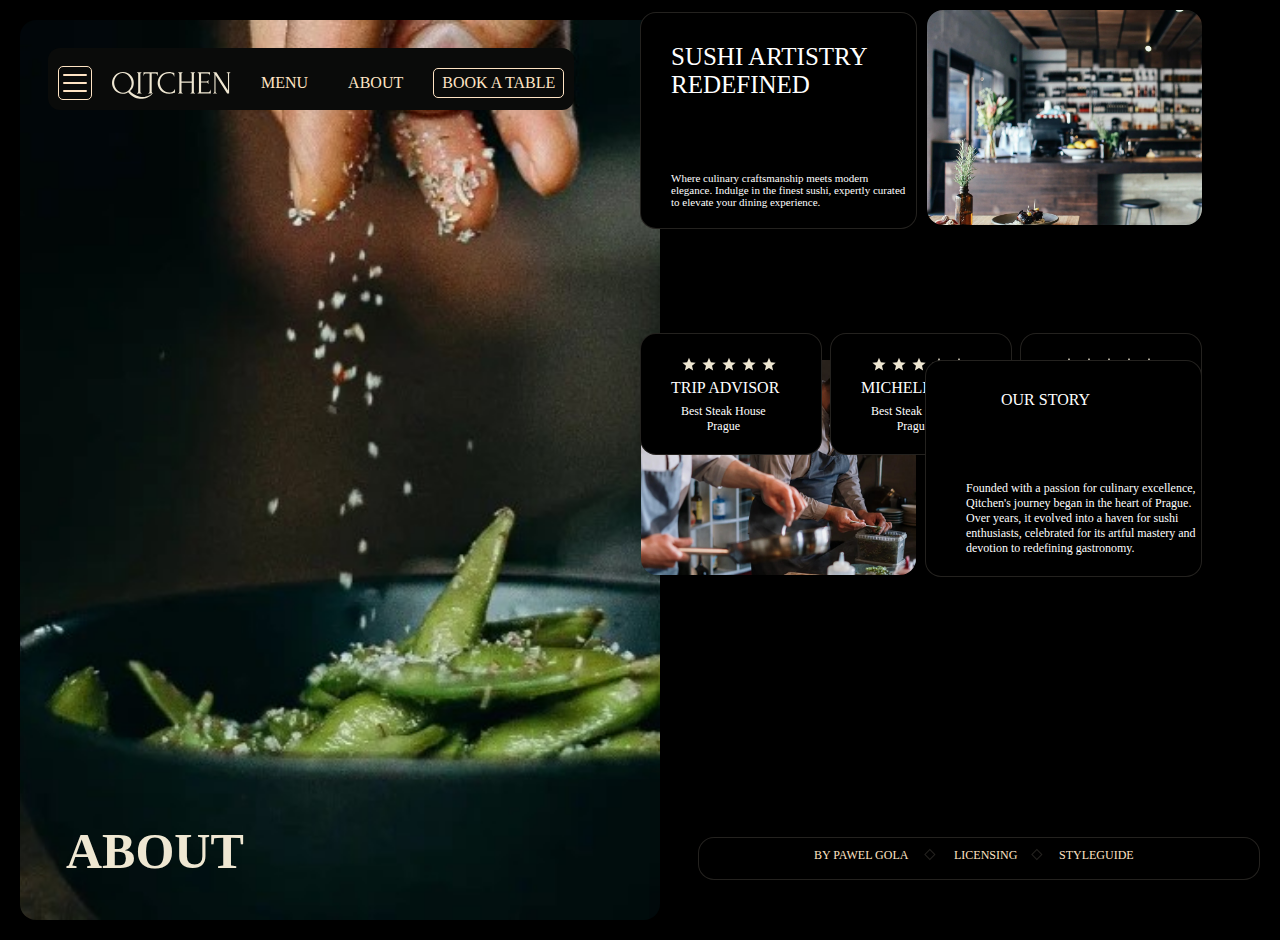
<file: about1.html>
<!DOCTYPE html>
<html lang="en">
<head>
    <meta charset="UTF-8">
    <meta name="viewport" content="width=device-width, initial-scale=1.0">
    <link rel="stylesheet" href="./css/styde2.css">
    <script src="./js/navbar.js"></script>
    <title>Document</title>
</head>
<body>
    <div class="container1">
        <div id='container'>
       <img src="./img/contact5.jpg" alt="rose flower">
       </div>

       <div class="navbar">
        <a href="#all_content" onclick="openNav()"><img src="./img/list.svg" alt="bars" style="border: 1px solid; border-radius: 5px;"></a>
        <a href="index.html"><img src="./img/Logo.svg" alt="Logo" style="border-radius: 0;"></a>
        <a href="menu1.html"><a2>menu</a2></a>
        <a href="about1.html"><a2>about</a2></a>
        <a href="reservation1.html"><a1>book a table</a1></a>
    </div>

    <div id="myNav" class="overlay">
        <a href="javascript:void(0)" class="closebtn" onclick="closeNav()">&times;</a>
        <div class="overlay-content">
            <img id="grid" src="./img/Grid3.svg" alt="">
            <a href="menu1.html">menu</a>
            <a href="reservation1.html">reservation</a>
            <a href="about1.html">about</a>
            <a href="contact1.html">contact</a>
            <a href="blog.html">blog</a>
            <img id="grid" src="./img/Grid3.svg" alt="">
        </div>
    </div>

    </div>
    <div class="class">
        <h1>ABOUT</h1>
    </div>
    <div class="side">
      <a>
        <img id="img01" src="./img/about1.jpg" alt="ourrestaurent">
      </a>
      <a>
        <img id="img02" src="./img/about3.jpg" alt="ourrestaurent">
      </a>
      <div class="text">
        <div class="text2">SUSHI ARTISTRY<br> REDEFINED</div>
        <div class="text3">Where culinary craftsmanship meets modern<br> elegance. Indulge in the finest sushi, expertly curated<br>to elevate your dining experience.</div>
      </div>
      <div class="text4">
        <a>
          <img id="img05" src="./img/Grid.svg" alt="ourrestaurent">
        </a>
        <div class="text5">STAR DINING</div>
        <div class="text51">Best Steak House<br><center>Prague</center></div>
      </div>
      <div class="text6">
        <a>
          <img id="img04" src="./img/Grid.svg" alt="ourrestaurent">
        </a>
        <div class="text7">MICHELIN GUIDE</div>
        <div class="text72">Best Steak House<br><center>Prague</center></div>
      </div>
      <div class="text8">
        <a>
          <img id="img03" src="./img/Grid.svg" alt="ourrestaurent">
        </a>
        <div class="text9">TRIP ADVISOR</div>
        <div class="text92">Best Steak House<br><center>Prague</center></div>
      </div>
      <div class="text10">
        <div class="text11">OUR STORY</div>
        <div class="text112">Founded with a passion for culinary excellence, Qitchen's journey began in the heart of Prague. Over years, it evolved into a haven for sushi enthusiasts, celebrated for its artful mastery and devotion to redefining gastronomy.</div>
      </div>
      <div class="text12">
        <a>
          <img id="img06" src="./img/Icon.svg" alt="ourrestaurent">
        </a>
        <a href="#" class="text14">By Pawel Gola</a>
        <a>
          <img id="img07" src="./img/Icon.svg" alt="ourrestaurent">
        </a>
        <a href="#" class="text15">Licensing</a>
        <a href="#" class="text16">Styleguide</a>
      </div>
    </div>
</body>
</html>
</file>
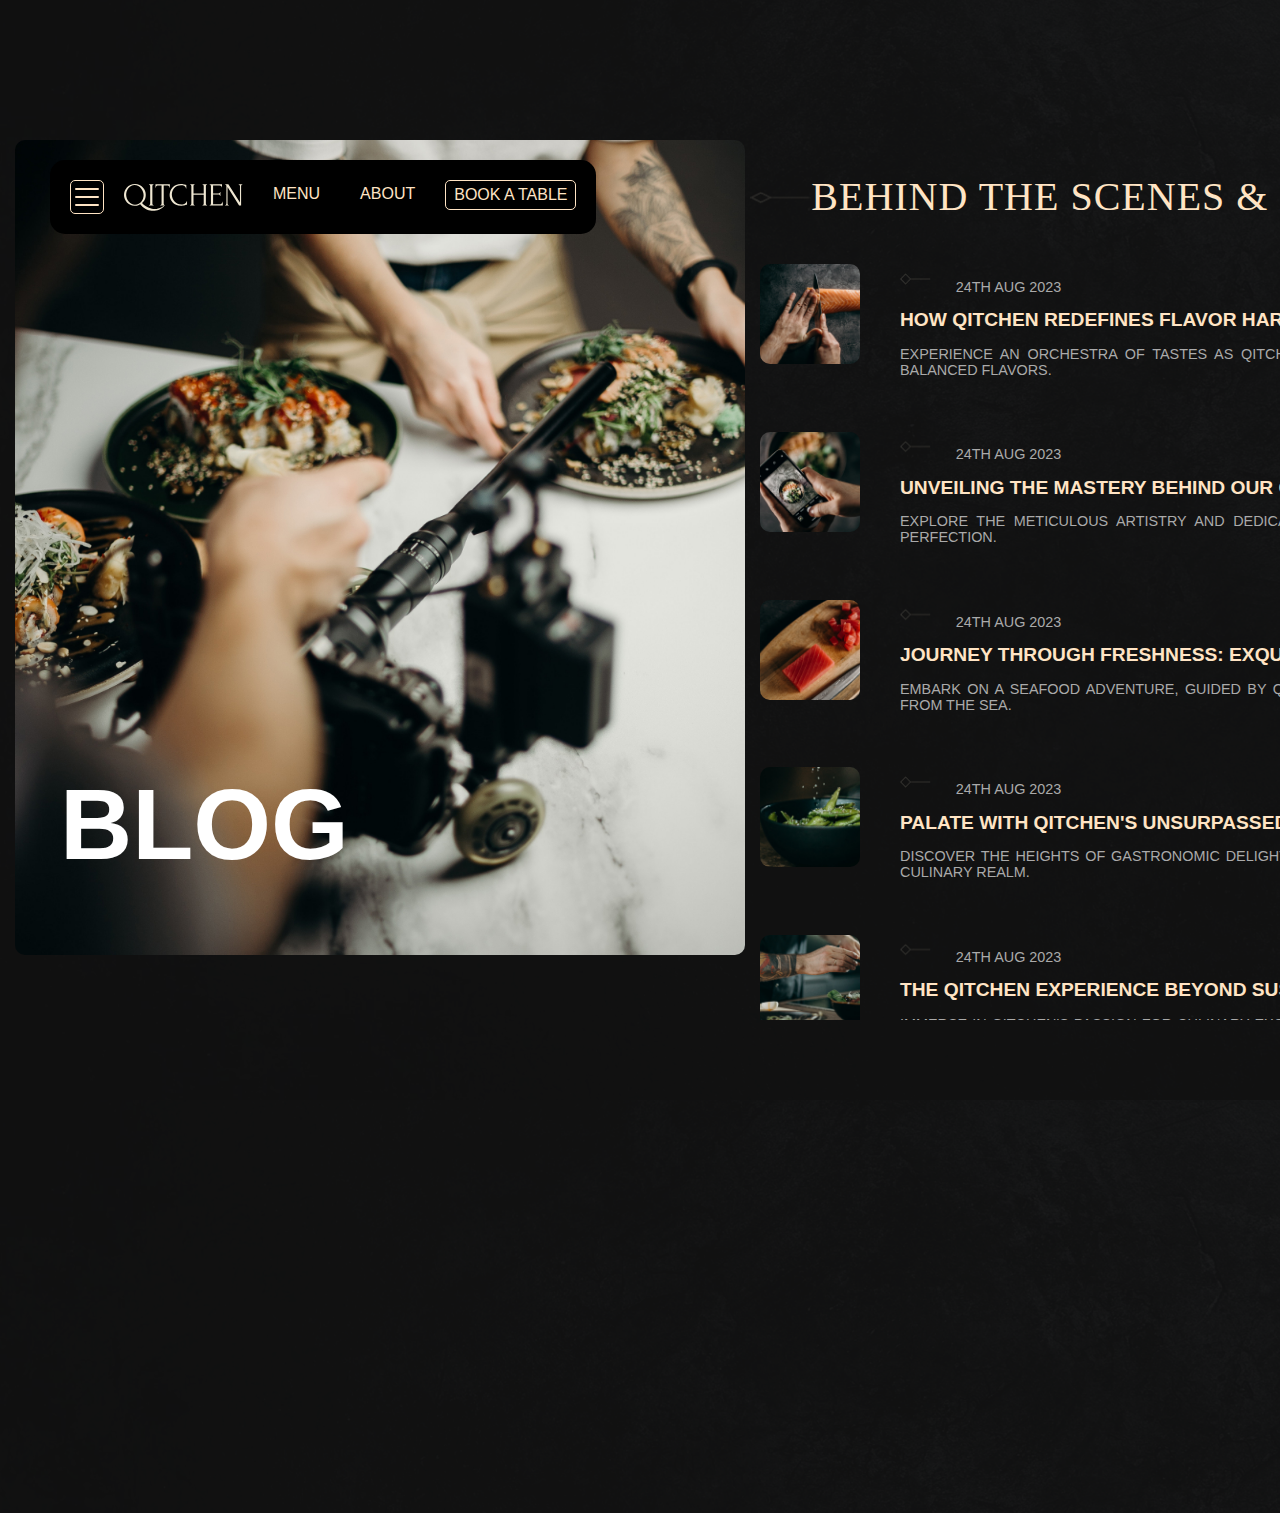
<file: blog.html>
<!DOCTYPE html>
<html lang="en">
<head>
    <meta charset="UTF-8">
    <meta name="viewport" content="width=device-width, initial-scale=1.0">
    <title>Qitchen Blog</title>
    <link rel="stylesheet" href="./css/web.css">
    <script src="./js/navbar.js"></script>
    <link rel="stylesheet" href="https://cdnjs.cloudflare.com/ajax/libs/font-awesome/4.7.0/css/font-awesome.min.css">
</head>
<body>
    <div class="containers">
        <div class="navbar">
            <a href="#all_content" onclick="openNav()"><img src="./img/list.svg" alt="bars" style="border: 1px solid; border-radius: 5px;"></a>
            <a href="index.html"><img src="./img/Logo.svg" alt="Logo" style="border-radius: 0;"></a>
            <a href="menu1.html"><a2>menu</a2></a>
            <a href="about1.html"><a2>about</a2></a>
            <a href="reservation1.html"><a1>book a table</a1></a>
        </div>

        <div id="myNav" class="overlay">
            <a href="javascript:void(0)" class="closebtn" onclick="closeNav()">&times;</a>
            <div class="overlay-content">
                <img id="grid" src="./img/Grid3.svg" alt="">
                <a href="menu1.html">menu</a>
                <a href="reservation1.html">reservation</a>
                <a href="about1.html">about</a>
                <a href="contact1.html">contact</a>
                <a href="blog.html">blog</a>
                <img id="grid" src="./img/Grid3.svg" alt="">
            </div>
        </div>
        <div class="containers">
            <div class="blog-section">
                <div class="blog-header">
                </div>
                <div class="blog-image">
                    <img id="id2" src="./img/Image (1).jpg" alt="Blog image">
                </div>
                <h1 class="text">BLOG</h1>
            </div>
            <div class="news-section">  
                <div class="header-container">
                    <img src="./img/Grid.png" alt="grid" style="width: 61.31px; height: 25.31px;">
                    <h2 class="header-text">BEHIND THE SCENES & LATEST NEWS</h2>
                    <img src="./img/Grid (1).png" alt="grid" style="width: 61.31px; height: 25.31px;">
                </div>
                <div class="news-item">
                    <a href="blog1.html"><img src="./img/Image.jpg" alt="News image 1"></a>
                    <div class="news-content">
                        <a href="blog1.html" style="display: inline-block;"><img src="./img/Grid.png" alt="grid" style="width: 31.31px; height: 25.31px;">
                        <p style="display: inline-block;">24th Aug 2023</p>
                        <h3>How Qitchen Redefines Flavor Harmony in Every Bite</h3>
                        <p>Experience an orchestra of tastes as Qitchen's sushi unveils a symphony of perfectly balanced flavors.</p></a>
                    </div>
                </div>
                <div class="news-item">
                    <a href="blog2.html"><img src="./img/Image Wrapper.jpg" alt="News image 2"></a>
                    <div class="news-content">
                        <a href="blog2.html" style="display: inline-block;"><img src="./img/Grid.png" alt="grid" style="width: 31.31px; height: 25.31px;">
                        <p style="display: inline-block;">24th Aug 2023</p>
                        <h3>Unveiling the Mastery Behind Our Culinary Craftsmanship</h3>
                        <p>Explore the meticulous artistry and dedication that create Qitchen's renowned sushi perfection.</p></a>
                    </div>
                </div>
                <div class="news-item">
                    <a href="blog3.html"><img src="./img/pexels-cottonbro-studio-3296392 1.jpg" alt="News image 3"></a>
                    <div class="news-content">
                        <a href="blog3.html" style="display: inline-block;"><img src="./img/Grid.png" alt="grid" style="width: 31.31px; height: 25.31px;">
                        <p style="display: inline-block;">24th Aug 2023</p>
                        <h3>Journey Through Freshness: Exquisite Sushi Selection</h3>
                        <p>Embark on a seafood adventure, guided by Qitchen's fresh and exquisite sushi creations from the sea.</p></a>
                    </div>
                </div>
                <div class="news-item">
                    <a href="blog4.html"><img src="./img/pexels-cottonbro-studio-3338497 2.jpg" alt="News image 4"></a>
                    <div class="news-content">
                        <a href="blog4.html" style="display: inline-block;"><img src="./img/Grid.png" alt="grid" style="width: 31.31px; height: 25.31px;">
                        <p style="display: inline-block;">24th Aug 2023</p>
                        <h3>Palate with Qitchen's Unsurpassed Sushi Delicacies</h3>
                        <p>Discover the heights of gastronomic delight as Qitchen's sushi transports you to a new culinary realm.</p></a>
                    </div>
                </div>
                <div class="news-item">
                    <a href="blog5.html"><img src="./img/pexels-cottonbro-studio-3298641 2.jpg" alt="News image 5"></a>
                    <div class="news-content">
                        <a href="blog5.html" style="display: inline-block;"><img src="./img/Grid.png" alt="grid" style="width: 31.31px; height: 25.31px;">
                        <p style="display: inline-block;">24th Aug 2023</p>
                        <h3>The Qitchen Experience Beyond Sushi</h3>
                        <p>Immerse in Qitchen's passion for culinary excellence, where sushi is more than a dish—it's an experience.</p></a>
                    </div>
                </div>
                    <img src="./img/Footer.png" alt="News image 6">
            </div>
        </div>
    </div>
</body>
</html>
</file>
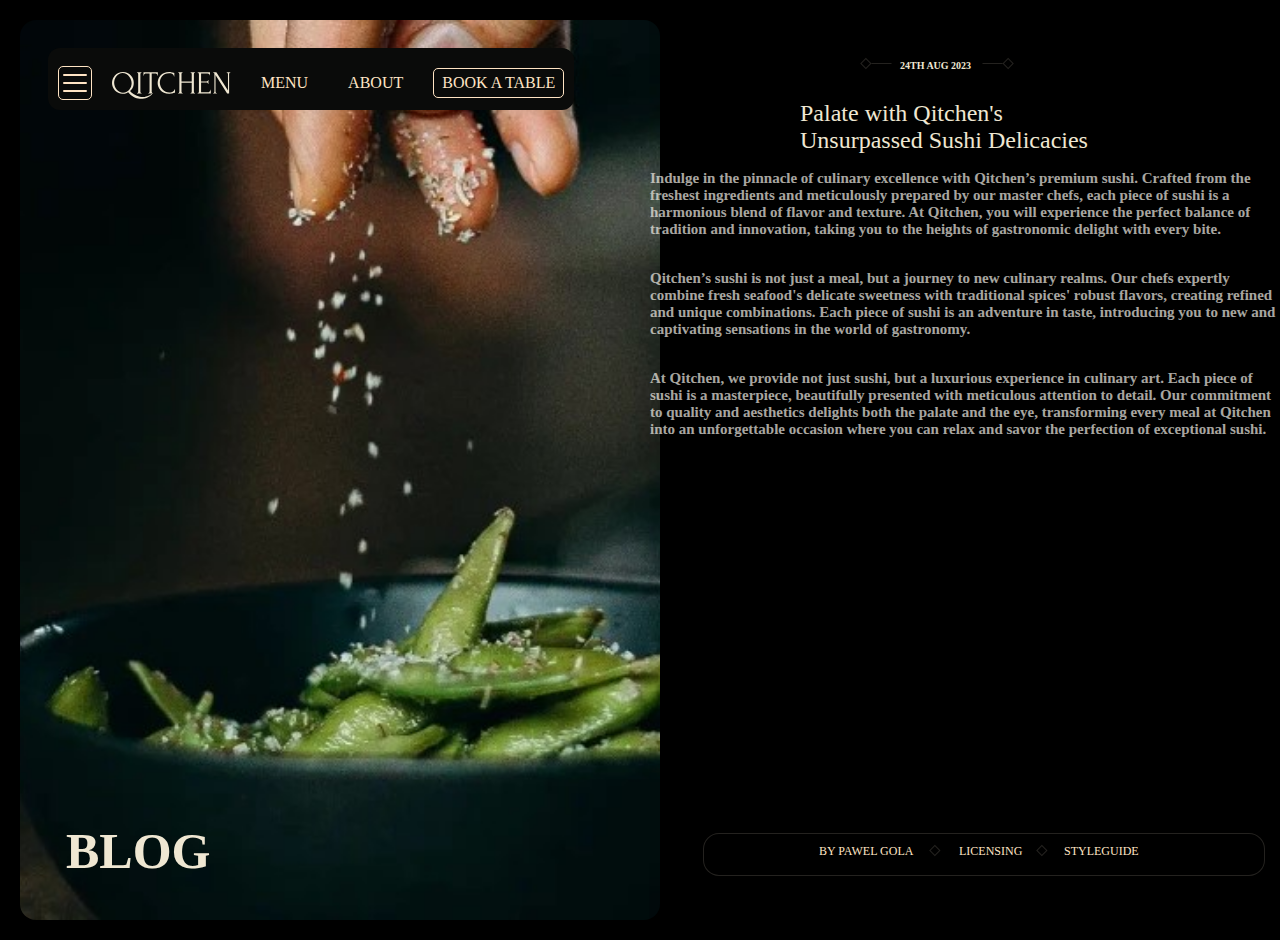
<file: blog4.html>
<!DOCTYPE html>
<html lang="en">
<head>
    <meta charset="UTF-8">
    <meta name="viewport" content="width=device-width, initial-scale=1.0">
    <link rel="stylesheet" href="./css/styde4.css">
    <script src="./js/navbar.js"></script>
    <title>Document</title>
</head>
<body>
    <div class="container1">
        <div id='container'>
       <img src="./img/contact5.jpg" alt="rose flower">
       </div>
       <div class="navbar">
        <a href="#all_content" onclick="openNav()"><img src="./img/list.svg" alt="bars" style="border: 1px solid; border-radius: 5px;"></a>
        <a href="index.html"><img src="./img/Logo.svg" alt="Logo" style="border-radius: 0;"></a>
        <a href="menu1.html"><a2>menu</a2></a>
        <a href="about1.html"><a2>about</a2></a>
        <a href="reservation1.html"><a1>book a table</a1></a>
    </div>

    <div id="myNav" class="overlay">
        <a href="javascript:void(0)" class="closebtn" onclick="closeNav()">&times;</a>
        <div class="overlay-content">
            <img id="grid" src="./img/Grid3.svg" alt="">
            <a href="menu1.html">menu</a>
            <a href="reservation1.html">reservation</a>
            <a href="about1.html">about</a>
            <a href="contact1.html">contact</a>
            <a href="blog.html">blog</a>
            <img id="grid" src="./img/Grid3.svg" alt="">
        </div>
    </div>
    </div>
    <div class="class">
        <h1>BLOG</h1>
    </div>
    <div class="text1"> Palate with Qitchen's<br> Unsurpassed Sushi Delicacies</div>
    <div class="class2">
        <a>
            <img id="img01" src="./img/eeee.svg" alt="ourrestaurent">
            <img id="img02" src="./img/eeee.svg" alt="ourrestaurent">

        </a>
        <h1 class="text2">24TH AUG 2023</h1>
        <h1 class="text3">Indulge in the pinnacle of culinary excellence with Qitchen’s premium sushi. Crafted from the freshest ingredients and meticulously prepared by our master chefs, each piece of sushi is a harmonious blend of flavor and texture. At Qitchen, you will experience the perfect balance of tradition and innovation, taking you to the heights of gastronomic delight with every bite.
        </h1>
        <h1 class="text4">Qitchen’s sushi is not just a meal, but a journey to new culinary realms. Our chefs expertly combine fresh seafood's delicate sweetness with traditional spices' robust flavors, creating refined and unique combinations. Each piece of sushi is an adventure in taste, introducing you to new and captivating sensations in the world of gastronomy.</h1>
         <h1 class="text5">At Qitchen, we provide not just sushi, but a luxurious experience in culinary art. Each piece of sushi is a masterpiece, beautifully presented with meticulous attention to detail. Our commitment to quality and aesthetics delights both the palate and the eye, transforming every meal at Qitchen into an unforgettable occasion where you can relax and savor the perfection of exceptional sushi.
        </h1>
    </div>
    <div class="text12">
        <a>
          <img id="img06" src="./img/Icon.svg" alt="ourrestaurent">
        </a>
        <a href="#" class="text14">By Pawel Gola</a>
        <a>
          <img id="img07" src="./img/Icon.svg" alt="ourrestaurent">
        </a>
        <a href="#" class="text15">Licensing</a>
        <a href="#" class="text16">Styleguide</a>
      </div>
</body>
</html>
</file>
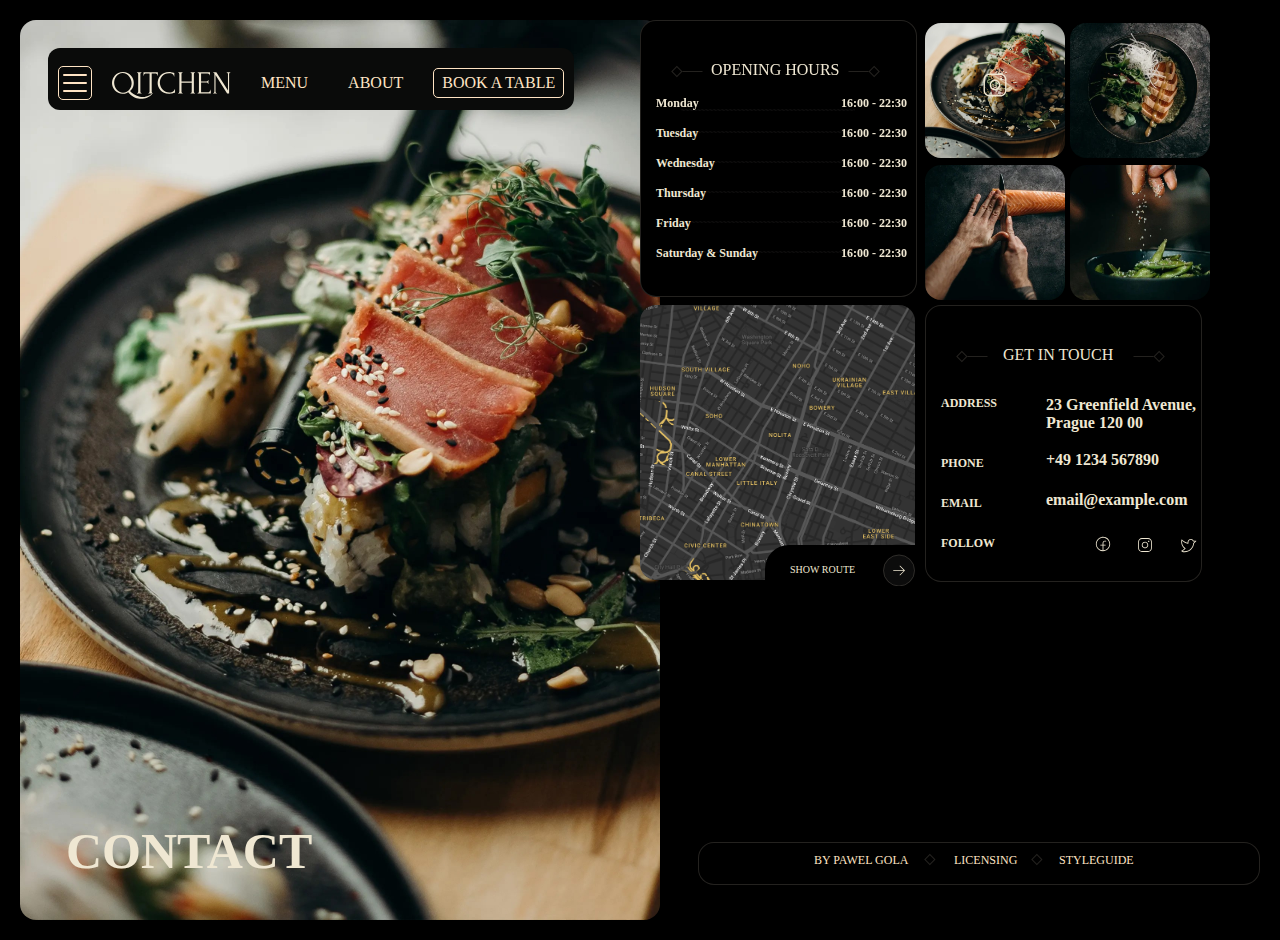
<file: contact1.html>
<!DOCTYPE html>
<html lang="en">
<head>
    <meta charset="UTF-8">
    <meta name="viewport" content="width=device-width, initial-scale=1.0">
    <link rel="stylesheet" href="./css/styde3.css">
    <script src="./js/navbar.js"></script>
    <title>Document</title>
</head>
<body>
    <div class="container1">
        <div id='container'>
       <img src="./img/contact1.jpg" alt="rose flower">
       </div>
       <div class="navbar">
        <a href="#all_content" onclick="openNav()"><img src="./img/list.svg" alt="bars" style="border: 1px solid; border-radius: 5px;"></a>
        <a href="index.html"><img src="./img/Logo.svg" alt="Logo" style="border-radius: 0;"></a>
        <a href="menu1.html"><a2>menu</a2></a>
        <a href="about1.html"><a2>about</a2></a>
        <a href="reservation1.html"><a1>book a table</a1></a>
    </div>

    <div id="myNav" class="overlay">
        <a href="javascript:void(0)" class="closebtn" onclick="closeNav()">&times;</a>
        <div class="overlay-content">
            <img id="grid" src="./img/Grid3.svg" alt="">
            <a href="menu1.html">menu</a>
            <a href="reservation1.html">reservation</a>
            <a href="about1.html">about</a>
            <a href="contact1.html">contact</a>
            <a href="blog.html">blog</a>
            <img id="grid" src="./img/Grid3.svg" alt="">
        </div>
    </div>
    </div>
    <div class="class">
        <h1>CONTACT</h1>
    </div>
    <a>
        <img id="img01" src="./img/contact1.jpg" alt="ourrestaurent">
        <img id="img0" src="./img/ph_instagram-logo-light.svg" alt="ourrestaurent">
      </a>
      <a>
        <img id="img02" src="./img/contact3.jpg" alt="ourrestaurent">
      </a>
      <a>
        <img id="img03" src="./img/contact2.jpg" alt="ourrestaurent">
      </a>
      <a>
        <img id="img04" src="./img/contact5.jpg" alt="ourrestaurent">
      </a>
      <a>
        <img id="img05" src="./img/7bb30f20d31d9e00d78f0d485d853a7e.png" alt="ourrestaurent">
      </a>
    <div class="text">
        <a>
            <img id="img001" src="./img/eeee.svg" alt="ourrestaurent">
          </a>
        <a class="text2">Opening Hours</a>
        <a>
            <img id="img002" src="./img/eeee.svg" alt="ourrestaurent">
          </a>
          <div>
            <h1 class="h1">Monday</h1>
            <h1 class="h3">Tuesday</h1>
            <h1 class="h5">Wednesday</h1>
            <h1 class="h7">Thursday</h1>
            <h1 class="h9">Friday</h1>
            <h1 class="h11">Saturday & Sunday</h1>
          </div>
          <a>
            <img id="img003" src="./img/Dots.svg" alt="ourrestaurent">
            <img id="img004" src="./img/Dots.svg" alt="ourrestaurent">
            <img id="img005" src="./img/Dots.svg" alt="ourrestaurent">
            <img id="img006" src="./img/Dots.svg" alt="ourrestaurent">
            <img id="img007" src="./img/Dots.svg" alt="ourrestaurent">
            <img id="img008" src="./img/Dots.svg" alt="ourrestaurent">

          </a>
          <h1 class="h2">16:00 - 22:30</h1>
          <h1 class="h4">16:00 - 22:30</h1>
          <h1 class="h6">16:00 - 22:30</h1>
          <h1 class="h8">16:00 - 22:30</h1>
          <h1 class="h10">16:00 - 22:30</h1>
          <h1 class="h12">16:00 - 22:30</h1>
        </div>
          
      <div class="text7">
        <a>
          <img id="img0001" src="./img/eeee.svg" alt="ourrestaurent">
        </a>
        <a  class="text8">Get in touch</a>
        <a>
          <img id="img0002" src="./img/eeee.svg" alt="ourrestaurent">
        </a>
        <div>
          <h1 class="h111">ADDRESS</h1>
          <h1 class="h33">PHONE</h1>
          <h1 class="h55">EMAIL</h1>
          <h1 class="h77">FOLLOW</h1>
          <h1 class="h22">23 Greenfield Avenue,<br>Prague 120 00</h1>
          <h1 class="h44">+49 1234 567890</h1>
          <h1 class="h66">email@example.com</h1>
        <a>
          <img id="img0003" src="./img/Vector.svg" alt="ourrestaurent">
        </a>
        <a>
          <img id="img0004" src="./img/vector2.svg" alt="ourrestaurent">
        </a>   
        <a>
          <img id="img0005" src="./img/vector3.svg" alt="ourrestaurent">
        </a>
        </div>
      </div>
      <div class="text12">
        <a>
          <img id="img06" src="./img/Icon.svg" alt="ourrestaurent">
        </a>
        <a href="#" class="text14">By Pawel Gola</a>
        <a>
          <img id="img07" src="./img/Icon.svg" alt="ourrestaurent">
        </a>
        <a href="#" class="text15">Licensing</a>
        <a href="#" class="text16">Styleguide</a>
      </div>
      <div class="hhh1">
        <a class="hhh2">Show Route</a>
        <a>
            <img id="img09" src="./img/Badge.svg" alt="ourrestaurent">
        </a>
      </div>
    
</body>
</html>
</file>
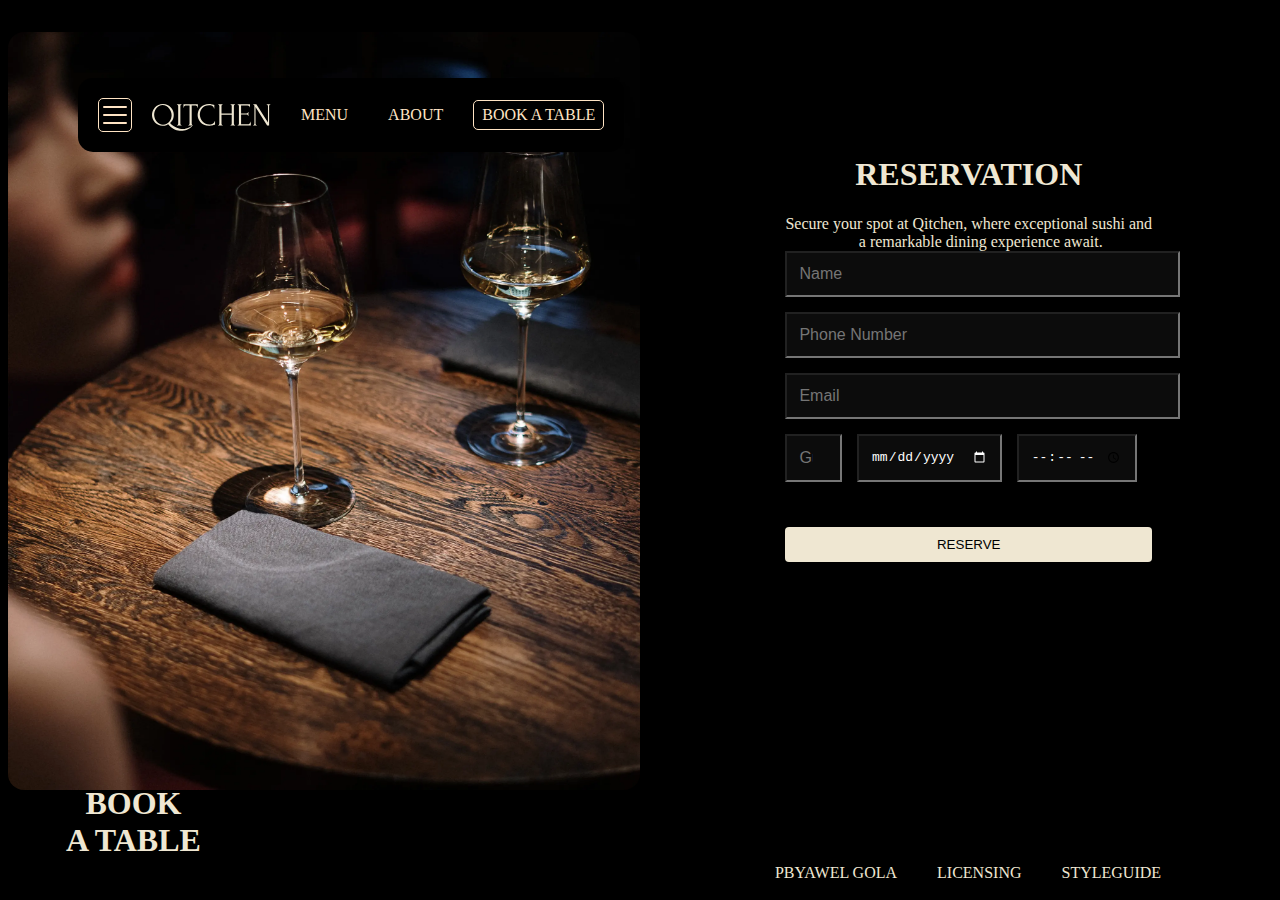
<file: reservation1.html>
<!DOCTYPE html>
<html lang="en">
<head>
    <meta charset="UTF-8">
    <meta name="viewport" content="width=device-width, initial-scale=1.0">
    <title>Document</title>
    <link rel="stylesheet" href="./css/styde.css">
    <script src="./js/navbar.js"></script>
    <script src="./js/validate.js"></script>

</head>
<div> <img src="./img/reservation.jpg" width="50%"></div>
<body>
    <div class="class">
        <h1>BOOK<br>A TABLE</h1>
    </div>
    <div class="navbar">
        <a href="#all_content" onclick="openNav()"><img src="./img/list.svg" alt="bars" style="border: 1px solid; border-radius: 5px;"></a>
        <a href="index.html"><img src="./img/Logo.svg" alt="Logo" style="border-radius: 0;"></a>
        <a href="menu1.html"><a2>menu</a2></a>
        <a href="about1.html"><a2>about</a2></a>
        <a href="reservation1.html"><a1>book a table</a1></a>
    </div>

    <div id="myNav" class="overlay">
        <a href="javascript:void(0)" class="closebtn" onclick="closeNav()">&times;</a>
        <div class="overlay-content">
            <img id="grid" src="./img/Grid3.svg" alt="">
            <a href="menu1.html">menu</a>
            <a href="reservation1.html">reservation</a>
            <a href="about1.html">about</a>
            <a href="contact1.html">contact</a>
            <a href="blog.html">blog</a>
            <img id="grid" src="./img/Grid3.svg" alt="">
        </div>
    </div>
    <div class="class2">
        <h1>RESERVATION</h1>
        <b1 class="class3">Secure your spot at Qitchen, where exceptional sushi and <br>
            <center>a remarkable dining experience await.</center></b1>
            <form id="reservation-form">
                <input type="text" id="name" name="name" placeholder="Name" required>
                <input type="tel" id="phone" name="phone" placeholder="Phone Number" required>
                <input type="email" id="email" name="email" placeholder="Email" required>
                <div class="row">
                    <input type="number" id="guests" name="guests" placeholder="Guests" min="1" required>
                    <input type="date" id="date" name="date" placeholder="Date" required>
                    <input type="time" id="time" name="time" placeholder="Time" required>

                </div>
                <button type="submit">RESERVE</button>
            </form>
    </div>
    <nav class="navbar2">
        </div> 
        <div class="tag">
            <ul>
                <li><a href="#"> PByawel Gola</a></li>
                <li><a href="#">Licensing</a></li>
                <li><a href="#"><p2>styleguide</p2></a></li>
            </ul>
        </div>
        </nav>
    
</body>
</html>
</file>
<file: css/styde2.css>
body{
    background: black;
    color: bisque;
}
.container1{
    position: absolute;
    padding: 20px 0px 20px 20px;
    /* top: 50px; */
    width: 100%;
    height: 100%;
    display: block;
}
*{
    margin: 0;
    padding: 0;
}
.navbar{
    background: #0A0B0A;
    display: flex;
    align-items: center;
    position: absolute; /* Đặt thanh tác vụ ở vị trí tuyệt đối */
    top: 48px;
    left: 48px;
    padding: 8px 0px 0px 0px;
    border-radius: 12px;
}
a1{
    border: bisque solid 1px;
    border-radius: 5px;
    padding: 5px 8px;
}
a2{
    /* border: black solid 1px;
    border-radius: 5px;*/
    padding: 5px 10px; 
}
a{
    text-decoration: none;
    /* background: black; */
    padding: 10px 10px;
    color: bisque;
    text-transform: uppercase;
    text-align: center;
    display: flex;
    float: left;
    border-style: none;
    gap: 10px;
}
a:hover{
    opacity: 0.5;
    transition: 0,7s;
}
img{
    width: 100%;
    height: 100%;
    position: relative;
    object-fit: cover;
    display: block;
}
#container{
    border-radius: 16px;
    overflow: hidden;
    position: relative;
    /* object-fit: cover; */
    width: 50%;
    height: 100%;
    /* max-height: 727.2px; */
}
.class {
    color: #EFE7D2;
    position: absolute;
    bottom: 20px;
    left: 66px;
    font-size:25px;
}
#img01{
    width: 275px;
    height: 215px;
    border-radius: 16px;
    margin-top: 0px;
    left: 917px;
}
#img02{
    width: 275px;
    height: 215px;
    border-radius: 16px;
    bottom: -350px;
    left:336px;
}
.text{
    position: absolute;
  top: 12px; /* Khoảng cách từ phía trên của màn hình */
  left: 640px; /* Khoảng cách từ phải qua trái của màn hình */
  width: 275px;
    height: 215px; /* Chiều cao của ô vuông */
  background-color: #000; /* Màu nền */
  color: #fff; /* Màu chữ */
  justify-content: center; /* Căn giữa theo chiều ngang */
  align-items: center; /* Căn giữa theo chiều dọc */
  border-radius: 16px; /* Bo tròn góc */
  border: 1px solid rgba(239, 231, 210, 0.15); /* Viền bo màu vàng */
}
.text2{
    position: absolute;
    font-size:25px;
    top: 30px;
    left: 30px;
}
.text3{
    position: absolute;
    font-size: 11px;
    left: 30px;
    bottom: 20px;
}
.text4{
    position: absolute;
    top: 37%;
  left: 1020px;
    width: 180px; /* Chiều rộng của ô vuông */
    height: 120px; /* Chiều cao của ô vuông */
    background-color: #000; /* Màu nền */
    color: #fff; /* Màu chữ */
    justify-content: center; /* Căn giữa theo chiều ngang */
    align-items: center; /* Căn giữa theo chiều dọc */
    border-radius: 16px; /* Bo tròn góc */
    border: 1px solid rgba(239, 231, 210, 0.15); /* Viền bo màu vàng */
  }

.text5{
    position: absolute;
    font-size:16px;
    top: 45px;
    left: 30px;
}
.text51{
    position: absolute;
    font-size:12px;
    left:40px;
    bottom: 20px;
    
}
.text6{
    position: absolute;
    top: 37%;
    left: 830px;
    width: 180px; /* Chiều rộng của ô vuông */
    height: 120px; /* Chiều cao của ô vuông */
    background-color: #000; /* Màu nền */
    color: #fff; /* Màu chữ */
    justify-content: center; /* Căn giữa theo chiều ngang */
    align-items: center; /* Căn giữa theo chiều dọc */
    border-radius: 16px; /* Bo tròn góc */
    border: 1px solid rgba(239, 231, 210, 0.15); /* Viền bo màu vàng */
  }
  .text7{
    position: absolute;
    font-size:16px;
    top: 45px;
    left: 30px;
}
.text72{
    position: absolute;
    font-size:12px;
    left:40px;
    bottom: 20px;
}
.text8{
    position: absolute;
    top: 37%;
    left: 640px;
    width: 180px; /* Chiều rộng của ô vuông */
    height: 120px;/* Chiều cao của ô vuông */
    background-color: #000; /* Màu nền */
    color: #fff; /* Màu chữ */
    justify-content: center; /* Căn giữa theo chiều ngang */
    align-items: center; /* Căn giữa theo chiều dọc */
    border-radius: 16px; /* Bo tròn góc */
    border: 1px solid rgba(239, 231, 210, 0.15); /* Viền bo màu vàng */
  }
.text9{
    position: absolute;
    font-size:16px;
    top: 45px;
    left: 30px;
}
  .text92{
    position: absolute;
    font-size:12px;
    left:40px;
    bottom: 20px;
}
.text10{
    position: absolute;
    top:360px;
    left: 925px;
    width: 275px;
    height: 215px;
    background-color: #000; /* Màu nền */
    color: #fff; /* Màu chữ */
    justify-content: center; /* Căn giữa theo chiều ngang */
    align-items: center; /* Căn giữa theo chiều dọc */
    border-radius: 16px; /* Bo tròn góc */
    border: 1px solid rgba(239, 231, 210, 0.15); /* Viền bo màu vàng */
}
.text11{
    position: absolute;
    font-size:16px;
    top: 30px;
    left:75px;
}
.text112{
    position: absolute;
    font-size:12px;
    left:40px;
    bottom: 20px;
    
}
.text12{
    position: absolute;
   top: 93%;
   right: 20px;
   width: 560px;
   height: 41px;
   background-color: #000; /* Màu nền */
   color: #fff; /* Màu chữ */
   justify-content: center; /* Căn giữa theo chiều ngang */
   align-items: center; /* Căn giữa theo chiều dọc */
   border-radius: 16px; /* Bo tròn góc */
   border: 1px solid rgba(239, 231, 210, 0.15); /* Viền bo màu vàng */
 }
.text14{
    position: absolute;
    font-size:12px;
    left:105px;
    
}
.text15{
    position: absolute;
    font-size:12px;
    left:245px;
    
}
.text16{
    position: absolute;
    font-size:12px;
    left:350px;

    
}
#img03{
    top: 5px;
    left:30px;
}
#img04{
    top: 5px;
    left:30px;
}
#img05{
    top: 5px;
    left:30px;
}
#img06{
    left: 215px;
}
#img07{
    left: 290px;
}
#grid{
    position: relative;
    width: 3%;
    align-self: center;
}

.overlay {
    height: 0%;
    width: 100%;
    position: fixed;
    z-index: 2;
    top: 0;
    left: 0;
    background-color: rgb(0,0,0);
    /* background-color: rgba(0,0,0, 0.9); */
    overflow-y: hidden;
    transition: 0.5s;
}
  
.overlay-content {
    border: 1px #efe7d2 solid;
    border-radius: 20px;
    position: relative;
    display: flex;
    flex-direction: column;
    left: 2%;
    width: 96%;
    text-align: center;
    margin-top: 30px;
    padding: 150px 0 180px 0;
}
  
.overlay a {
    padding: 8px;
    text-decoration: none;
    font-size: 36px;
    color: #efe7d2;
    display: block;
    transition: 0.3s;
}
  
.overlay a:hover, .overlay a:focus {
    color: #f1f1f1;
}
  
.overlay .closebtn {
    position: absolute;
    z-index: 1;
    top: 20px;
    right: 45px;
    font-size: 60px;
}
  
@media screen and (max-height: 450px) {
    .overlay {overflow-y: auto;}
    .overlay a {font-size: 20px}
    .overlay .closebtn {
    font-size: 40px;
    top: 15px;
    right: 35px;
    }
}
</file>
<file: css/web.css>
body {
    margin: 0;
    padding: 0;
    font-family: 'Arial', sans-serif;
    background-color: #111;
    color: #fff;
    background-image: url("../img/Image.png");
}

.banner{
    width: Hug (453.31px)px;
    height: Hug (57px)px;
    top: 48px;
    left: 48px;
    padding: 8px 0px 0px 0px;
    gap: 12px;
    border-radius: 12px 0px 0px 0px;
    opacity: 0px;
}
.container{
    position: absolute;
    padding: 20px 0px 20px 20px;
    /* top: 50px; */
    width: 100%;
    height: 100%;
    display: block;
}
.navbar{
    position:absolute;
    background-color: black;
    border-radius: 15px;
    padding: 10px 10px;
    margin-top: 100px;
    margin-left: 40px;
    z-index: 1;
}

.book-a-table {
    background-color: #333;
    padding: 5px 10px;
    border-radius: 5px;
}

/* Responsive Styles */
@media (max-width: 768px) {
    .menu-toggle {
        display: flex;
    }
    .navbar-menu {
        display: none;
        flex-direction: column;
        width: 100%;
        position: absolute;
        top: 60px;
        left: 0;
        background-color: #000;
    }
    .navbar-menu li {
        margin: 10px 0;
        text-align: center;
    }
    .navbar-menu.active {
        display: flex;
    }
}

.menu-toggle.active .bar:nth-child(2) {
    opacity: 0;
}

.menu-toggle.active .bar:nth-child(1) {
    transform: translateY(7px) rotate(45deg);
}

.menu-toggle.active .bar:nth-child(3) {
    transform: translateY(-7px) rotate(-45deg);
}

/* Main container styles */
.containers {
    display: flex;
    flex-direction: row;
    height: 100vh;
    margin-top: 60px; /* Adjust this if the navbar height changes */
}

.blog-section {
    width: 730px;
    height: 1393px;
    top: -114px;
    gap: 0px;
    opacity: 0px;
}
.text {
    color: #fff;
    position: absolute;
    font-size: 100px;
    top: 700px;
    left: 60px;
    }

.blog-header {
    margin-bottom: 20px;
}

.blog-header h1 {
    font-size: 4rem;
    margin: 0;
}

.blog-image img {
    max-width: 100%;
    border-radius: 10px;
}

.news-section {
    flex: 1;
    padding: 20px;
    overflow-y: auto;
}

.news-section h2 {
font-family: Forum;
font-size: 40px;
font-weight: 400;
line-height: 48px;
letter-spacing: 1px;
text-align: center;

}

.news-item {
    display: flex;
    margin-bottom: 20px;
}

.news-item img {
    width: 100px;
    height: 100px;
    object-fit: cover;
    border-radius: 10px;
    margin-right: 20px;
}

.news-content h3 {
    font-size: 1.2rem;
    margin: 0;
}

.news-content p {
    font-size: 0.9rem;
    color: #aaa;
}
.header-container {
    display: flex;
    align-items: center; /* Canh chỉnh các phần tử theo chiều dọc */
}

.header-text {
    color: bisque;
}
#grid{
    position: relative;
    width: 3%;
    align-self: center;
}

.overlay {
    height: 0%;
    width: 100%;
    position: fixed;
    z-index: 2;
    top: 0;
    left: 0;
    background-color: rgb(0,0,0);
    /* background-color: rgba(0,0,0, 0.9); */
    overflow-y: hidden;
    transition: 0.5s;
}
  
.overlay-content {
    border: 1px #efe7d2 solid;
    border-radius: 20px;
    position: relative;
    display: flex;
    flex-direction: column;
    left: 2%;
    width: 96%;
    text-align: center;
    margin-top: 30px;
    padding: 150px 0 180px 0;
}
  
.overlay a {
    padding: 8px;
    text-decoration: none;
    font-size: 36px;
    color: #efe7d2;
    display: block;
    transition: 0.3s;
}
  
.overlay a:hover, .overlay a:focus {
    color: #f1f1f1;
}
  
.overlay .closebtn {
    position: absolute;
    z-index: 1;
    top: 20px;
    right: 45px;
    font-size: 60px;
}
  
@media screen and (max-height: 450px) {
    .overlay {overflow-y: auto;}
    .overlay a {font-size: 20px}
    .overlay .closebtn {
    font-size: 40px;
    top: 15px;
    right: 35px;
    }
}
.container{
    position: absolute;
    padding: 20px 0px 20px 20px;
    /* top: 50px; */
    width: 100%;
    height: 100%;
    display: block;
}
.navbar{
    position:absolute;
    background-color: black;
    border-radius: 15px;
    padding: 10px 10px;
    margin-top: 100px;
    margin-left: 50px;
    z-index: 1;
}
a1{
    border: bisque solid 1px;
    border-radius: 5px;
    padding: 5px 8px;
}
a2{
    /* border: black solid 1px;
    border-radius: 5px;*/
    padding: 5px 10px; 
}
a{
    text-decoration: none;
    /* background: black; */
    padding: 10px 10px;
    color: bisque;
    text-transform: uppercase;
    text-align: center;
    display: flex;
    float: left;
    border-style: none;
    gap: 10px;
}
a:hover{
    opacity: 0.5;
    transition: 0,7s;
}

.news-content a{
    color: bisque;
    text-align: justify;
}

#id1{
    width: 10%;
}
#id2{
    /* width: 50%; */
    margin-left: 15px;
}
</file>
<file: css/styde4.css>
body{
    background: black;
    color: bisque;
}
.container1{
    position: absolute;
    padding: 20px 0px 20px 20px;
    /* top: 50px; */
    width: 100%;
    height: 100%;
    display: block;
}
*{
    margin: 0;
    padding: 0;
}
.navbar{
    background: #0A0B0A;
    display: flex;
    align-items: center;
    position: absolute; /* Đặt thanh tác vụ ở vị trí tuyệt đối */
    top: 48px;
    left: 48px;
    padding: 8px 0px 0px 0px;
    border-radius: 12px;
}
a1{
    border: bisque solid 1px;
    border-radius: 5px;
    padding: 5px 8px;
}
a2{
    /* border: black solid 1px;
    border-radius: 5px;*/
    padding: 5px 10px; 
}
a{
    text-decoration: none;
    /* background: black; */
    padding: 10px 10px;
    color: bisque;
    text-transform: uppercase;
    text-align: center;
    display: flex;
    float: left;
    border-style: none;
    gap: 10px;
}
a:hover{
    opacity: 0.5;
    transition: 0,7s;
}
img{
    width: 100%;
    height: 100%;
    position: relative;
    object-fit: cover;
    display: block;
}
#container{
    border-radius: 16px;
    overflow: hidden;
    position: relative;
    /* object-fit: cover; */
    width: 50%;
    height: 100%;
    /* max-height: 727.2px; */
}

.class {
    color: #EFE7D2;
    position: absolute;
    bottom: 20px;
    left: 66px;
    font-size:25px;
}
.text1{
    position: absolute;
    color: #EFE7D2;
    font-size: 24px;
    top: 100px;
    left: 800px;

}
#img01{
    transform: rotateY(180deg);
    top: 40px;
    left: 850px;
}
#img02{
    top: 40px;
    left: 930px;
}
.text2{
    position: absolute;
    color: #EFE7D2;
    font-size: 10px;
    top: 60px;
    left: 900px;

}
.text3{
    position: absolute;
    color:  #F5F2EAB2;
    font-size: 15px;
    top: 170px;
    left: 650px;

}
.text4{
    position: absolute;
    color:  #F5F2EAB2;
    font-size: 15px;
    top: 270px;
    left: 650px;
}
.text5{
    position: absolute;
    color:  #F5F2EAB2;
    font-size: 15px;
    top: 370px;
    left: 650px;
}
.text12{
    position: absolute;
   top: 92.5%;
   right: 15px;
   width: 560px;
   height: 41px;
   background-color: #000; /* Màu nền */
   color: #fff; /* Màu chữ */
   justify-content: center; /* Căn giữa theo chiều ngang */
   align-items: center; /* Căn giữa theo chiều dọc */
   border-radius: 16px; /* Bo tròn góc */
   border: 1px solid rgba(239, 231, 210, 0.15); /* Viền bo màu vàng */
 }
 #img06{
    left: 215px;
}
#img07{
    left: 290px;
}
.text14{
    position: absolute;
    font-size:12px;
    left:105px;
    
}
.text15{
    position: absolute;
    font-size:12px;
    left:245px;
    
}
.text16{
    position: absolute;
    font-size:12px;
    left:350px;

    
}
#grid{
    position: relative;
    width: 3%;
    align-self: center;
}

.overlay {
    height: 0%;
    width: 100%;
    position: fixed;
    z-index: 2;
    top: 0;
    left: 0;
    background-color: rgb(0,0,0);
    /* background-color: rgba(0,0,0, 0.9); */
    overflow-y: hidden;
    transition: 0.5s;
}
  
.overlay-content {
    border: 1px #efe7d2 solid;
    border-radius: 20px;
    position: relative;
    display: flex;
    flex-direction: column;
    left: 2%;
    width: 96%;
    text-align: center;
    margin-top: 30px;
    padding: 150px 0 180px 0;
}
  
.overlay a {
    padding: 8px;
    text-decoration: none;
    font-size: 36px;
    color: #efe7d2;
    display: block;
    transition: 0.3s;
}
  
.overlay a:hover, .overlay a:focus {
    color: #f1f1f1;
}
  
.overlay .closebtn {
    position: absolute;
    z-index: 1;
    top: 20px;
    right: 45px;
    font-size: 60px;
}
  
@media screen and (max-height: 450px) {
    .overlay {overflow-y: auto;}
    .overlay a {font-size: 20px}
    .overlay .closebtn {
    font-size: 40px;
    top: 15px;
    right: 35px;
    }
}
</file>
<file: css/styde3.css>
body{
    background: black;
    color: bisque;
}
*{
    margin: 0;
    padding: 0;
}
.navbar{
    background: #0A0B0A;
    display: flex;
    align-items: center;
    position: absolute; /* Đặt thanh tác vụ ở vị trí tuyệt đối */
    top: 48px;
    left: 48px;
    padding: 8px 0px 0px 0px;
    border-radius: 12px;
}
.container1{
    position: absolute;
    padding: 20px 0px 20px 20px;
    /* top: 50px; */
    width: 100%;
    height: 100%;
    display: block;
}
a1{
    border: bisque solid 1px;
    border-radius: 5px;
    padding: 5px 8px;
}
a2{
    /* border: black solid 1px;
    border-radius: 5px;*/
    padding: 5px 10px; 
}
a{
    text-decoration: none;
    /* background: black; */
    padding: 10px 10px;
    color: bisque;
    text-transform: uppercase;
    text-align: center;
    display: flex;
    float: left;
    border-style: none;
    gap: 10px;
}
a:hover{
    opacity: 0.5;
    transition: 0,7s;
}
img{
    width: 100%;
    height: 100%;
    position: relative;
    object-fit: cover;
    display: block;
}
#container{
    border-radius: 16px;
    overflow: hidden;
    position: relative;
    /* object-fit: cover; */
    width: 50%;
    height: 100%;
    /* max-height: 727.2px; */
}
.class {
    color: #EFE7D2;
    position: absolute;
    bottom: 20px;
    left: 66px;
    font-size:25px;
}
.text{
    position: absolute;
  top: 20px; /* Khoảng cách từ phía trên của màn hình */
  left: 640px; /* Khoảng cách từ phải qua trái của màn hình */
  width: 275px;
    height: 275px; /* Chiều cao của ô vuông */
  background-color: #000; /* Màu nền */
  color: #fff; /* Màu chữ */
  justify-content: center; /* Căn giữa theo chiều ngang */
  align-items: center; /* Căn giữa theo chiều dọc */
  border-radius: 16px; /* Bo tròn góc */
  border: 1px solid rgba(239, 231, 210, 0.15); /* Viền bo màu vàng */
}
.text2{
    position: absolute;
    color: rgba(239, 231, 210, 1);
    font-size: 16px;
    top: 30px;
    left: 60px;
}
#img001{
    transform: rotateY(180deg);
    top: 27px;
    left: 20px;
}
#img002{
    top: 27px;
    left: 145px;
}
.h1{
    position: absolute;
    color:  rgba(239, 231, 210, 1);
    top: 75px;
    left: 15px;
    font-size: 12px;
}
.h2{
    position: absolute;
    color:  rgba(239, 231, 210, 1);
    top: 75px;
    left: 200px;
    font-size: 12px;
}
.h3{
    position: absolute;
    color:  rgba(239, 231, 210, 1);
    top: 105px;
    left: 15px;
    font-size: 12px;
}
.h4{
    position: absolute;
    color:  rgba(239, 231, 210, 1);
    top: 105px;
    left: 200px;
    font-size: 12px;
}
.h5{
    position: absolute;
    color:  rgba(239, 231, 210, 1);
    top: 135px;
    left: 15px;
    font-size: 12px;
}
.h7{
    position: absolute;
    color:  rgba(239, 231, 210, 1);
    top: 165px;
    left: 15px;
    font-size: 12px;
}
.h9{
    position: absolute;
    color:  rgba(239, 231, 210, 1);
    top: 195px;
    left: 15px;
    font-size: 12px;
}
.h11{
    position: absolute;
    color:  rgba(239, 231, 210, 1);
    top: 225px;
    left: 15px;
    font-size: 12px;
}
.h6{
    position: absolute;
    color:  rgba(239, 231, 210, 1);
    top: 135px;
    left: 200px;
    font-size: 12px;
}
.h8{
    position: absolute;
    color:  rgba(239, 231, 210, 1);
    top: 165px;
    left: 200px;
    font-size: 12px;
}
.h10{
    position: absolute;
    color:  rgba(239, 231, 210, 1);
    top: 195px;
    left: 200px;
    font-size: 12px;
}
.h12{
    position: absolute;
    color:  rgba(239, 231, 210, 1);
    top: 225px;
    left: 200px;
    font-size: 12px;
}

#img003{
    top: 27px;
    left: 30px;
}
#img004{
    top: 49px;
    left: -150px;
}
#img005{
    top: 79px;
    left: -350px;
}
#img006{
    top: 109px;
    left: -500px;
}
#img007{
    top: 139px;
    left: -700px;
}
#img008{
    top: 169px;
    left: -900px;
}
#img01{
    width: 140px;
    height: 135px;
    border-radius: 16px;
    margin-top: 13px;
    left: 915px;
}
#img02{
    width: 140px;
    height: 135px;
    border-radius: 16px;
    bottom: -13px;
    left:900px;
}
#img03{
    width: 140px;
    height: 135px;
    border-radius: 16px;
    top: 155px;
    left: 595px;
}
#img04{
    width: 140px;
    height: 135px;
    border-radius: 16px;
    top: 155px;
    left:580px;
}
#img0{
    position: absolute;
    top: 70px;
    left: 980px;
    width: 30px;
    height: 30px;
}
#img05{
    width: 275px;
    height: 275px;
    border-radius: 16px;
    top: 295px;
    left:-10px;
}
.text7{
    position: absolute;
  top: 305px; /* Khoảng cách từ phía trên của màn hình */
  left: 925px; /* Khoảng cách từ phải qua trái của màn hình */
  width: 275px;
  height: 275px; /* Chiều cao của ô vuông */
  background-color: #000; /* Màu nền */
  color: #fff; /* Màu chữ */
  justify-content: center; /* Căn giữa theo chiều ngang */
  align-items: center; /* Căn giữa theo chiều dọc */
  border-radius: 16px; /* Bo tròn góc */
  border: 1px solid rgba(239, 231, 210, 0.15); /* Viền bo màu vàng */
}
.text8{
    position: absolute;
    color: rgba(239, 231, 210, 1);
    font-size: 16px;
    top: 30px;
    left: 67px;
}
#img0001{
    transform: rotateY(180deg);
    top: 27px;
    left: 20px;
}
#img0002{
    top: 27px;
    left: 145px;
}
.h111{
    position: absolute;
    color:  rgba(239, 231, 210, 1);
    top: 90px;
    left: 15px;
    font-size: 12px;
}
.h33{
    position: absolute;
    color:  rgba(239, 231, 210, 1);
    top: 150px;
    left: 15px;
    font-size: 12px;
}
.h55{
    position: absolute;
    color:  rgba(239, 231, 210, 1);
    top: 190px;
    left: 15px;
    font-size: 12px;
}
.h77{
    position: absolute;
    color:  rgba(239, 231, 210, 1);
    top: 230px;
    left: 15px;
    font-size: 12px;
}
.h22{
    position: absolute;
    color:  rgba(239, 231, 210, 1);
    top: 90px;
    left: 120px;
    font-size: 16px;
}
.h44{
    position: absolute;
    color:  rgba(239, 231, 210, 1);
    top: 145px;
    left: 120px;
    font-size: 16px;
}
.h66{
    position: absolute;
    color:  rgba(239, 231, 210, 1);
    top: 185px;
    left: 120px;
    font-size: 16px;
}
#img0003{
    top: 220px;
    left: 55px;
}
#img0004{
    top: 220px;
    left: 60px;
}
#img0005{
    top: 220px;
    left: 65px;
}
.text12{
    position: absolute;
   top: 93.5%;
   right: 20px;
   width: 560px;
   height: 41px;
   background-color: #000; /* Màu nền */
   color: #fff; /* Màu chữ */
   justify-content: center; /* Căn giữa theo chiều ngang */
   align-items: center; /* Căn giữa theo chiều dọc */
   border-radius: 16px; /* Bo tròn góc */
   border: 1px solid rgba(239, 231, 210, 0.15); /* Viền bo màu vàng */
 }
 .text14{
    position: absolute;
    font-size:12px;
    left:105px;
    
}
.text15{
    position: absolute;
    font-size:12px;
    left:245px;
    
}
.text16{
    position: absolute;
    font-size:12px;
    left:350px;

    
}
#img06{
    left: 215px;
}
#img07{
    left: 290px;
}
.hhh1 {
    position:absolute;
    top: 0;
    right: 0;
    width: 130px;
    height: 25px;
    padding: 12px 0px 0px 24px;
    border-radius: 24px 0px 0px 0px;
    gap: 32px;
    background-color: black;
    color: #fff;
    display: flex;
    justify-content: center;
    align-items: center;
    top: 545px;
    left: 765px;
  }
  
  .hhh2 {
    position: absolute;
    color: #EFE7D2;
    font-size: 10px;
    left:15px;
  }
  #img09{
    left: 45px;
}
#grid{
    position: relative;
    width: 3%;
    align-self: center;
}

.overlay {
    height: 0%;
    width: 100%;
    position: fixed;
    z-index: 2;
    top: 0;
    left: 0;
    background-color: rgb(0,0,0);
    /* background-color: rgba(0,0,0, 0.9); */
    overflow-y: hidden;
    transition: 0.5s;
}
  
.overlay-content {
    border: 1px #efe7d2 solid;
    border-radius: 20px;
    position: relative;
    display: flex;
    flex-direction: column;
    left: 2%;
    width: 96%;
    text-align: center;
    margin-top: 30px;
    padding: 150px 0 180px 0;
}
  
.overlay a {
    padding: 8px;
    text-decoration: none;
    font-size: 36px;
    color: #efe7d2;
    display: block;
    transition: 0.3s;
}
  
.overlay a:hover, .overlay a:focus {
    color: #f1f1f1;
}
  
.overlay .closebtn {
    position: absolute;
    z-index: 1;
    top: 20px;
    right: 45px;
    font-size: 60px;
}
  
@media screen and (max-height: 450px) {
    .overlay {overflow-y: auto;}
    .overlay a {font-size: 20px}
    .overlay .closebtn {
    font-size: 40px;
    top: 15px;
    right: 35px;
    }
}
</file>
<file: css/styde.css>
body {
    background-color: black;
    width: Fixed (1,920px)px;
    height: 100%;
    padding: 24px 0px 0px 0px;
    gap: 0px;
    border-radius: 48px 0px 0px 0px;
    opacity: 0px;
    
    
}

.class {
    color: #EFE7D2;
    position: absolute;
    bottom: 20px;
    left: 66px;
}
.logo a{
    color: azure;
}
img{
    border-radius: 16px;
}
.navbar {
    background: #0A0B0A;
    display: flex;
    align-items: center;
    position: absolute; /* Đặt thanh tác vụ ở vị trí tuyệt đối */
    top: 48px;
    left: 48px;
    padding: 8px 0px 0px 0px;
    border-radius: 12px 0px 0px 0px;
}
.class2 {
    color:rgba(239, 231, 210, 1);
    position: absolute; /* Đặt .class2 ở vị trí tuyệt đối */
    right: 10%; /* Đẩy sang phải cùng */
    top: 15%; /* Giữ một khoảng cách từ đầu trang */
}
.class3{
    color:rgba(239, 231, 210, 1);
    text-align: right;
    right: 15%;
    top:15%;
    text-indent: 1.5em;
    margin-top: 0;
}


.menu-icon i {
    color: rgb(255, 255, 255);
    cursor: pointer;
}

.logo {
    color:rgba(239, 231, 210, 1);
    font-size: 24px;
    /* margin-right: 5px; */
}

.menu ul {
    list-style: none;
    margin: 0;
    padding: 0;
    display: flex;
}

.menu ul li {
    margin-left: 20px;
}

.menu ul li a {
    color:rgba(239, 231, 210, 1);
    text-decoration: none;
}
#reservation-form {
    display: flex;
    flex-direction: column;
    position: absolute;
    right: 0;
}

#reservation-form input,
#reservation-form .row {
    margin-bottom: 30px;
}

#reservation-form .row {
    display: flex;
    justify-content: space-between;
}

#reservation-form .row input {
    flex-basis: 50%;
}

#reservation-form button {
    background-color: rgba(239, 231, 210, 1);
    color: black;
    padding: 10px 20px;
    border: none;
    border-radius: 4px;
    cursor: pointer;
}

#reservation-form button:hover {
    background-color: beige;
}

#reservation-form input[type="text"],
#reservation-form input[type="tel"],
#reservation-form input[type="email"],
#reservation-form .row input[type="number"],
#reservation-form .row input[type="date"],
#reservation-form .row input[type="time"] {
    width: 100%;
    padding: 12px;
    margin-bottom: 15px;
    font-size: 1em;
    background: rgba(24, 24, 24, 0.5);
    color: white;
}

#reservation-form .row input[type="number"],
#reservation-form .row input[type="date"],
#reservation-form .row input[type="time"] {
    width: 48%;
    padding: 12px;
    margin-right: 4%;
    background: rgba(24, 24, 24, 0.5);
}

#reservation-form .row input[type="date"]::-webkit-calendar-picker-indicator {
    filter: invert(1);
}

.navbar p2{
    border:#EFE7D2 solid 1px;
    padding: 5px;
    border-radius: 5px;
}
h1{
    text-align: center;
}
.navbar2 {
    display: flex; /* Sử dụng flexbox để căn chỉnh các phần tử con */
    align-items: center; /* Căn giữa các mục theo chiều dọc */
    position: absolute; /* Đặt vị trí tuyệt đối so với thẻ cha */
    bottom: 0; /* Đặt vị trí ở cuối cùng của trang */
    left: 25%; /* Đặt vị trí ở bên trái cùng của trang */
    width: 100%; /* Chiều rộng tối đa */
    padding: 8px; /* Đệm xung quanh nội dung */
    border-radius: 12px 0px 0px 0px;
}

.navbar2 .tag {
    width: 100%; /* Chiều rộng tối đa */
    text-align: center; /* Căn giữa nội dung theo chiều ngang */
}

.navbar2 .tag ul {
    list-style: none; /* Loại bỏ dấu đầu dòng mặc định */
    margin: 0; /* Loại bỏ khoảng cách ngoài mặc định */
    padding: 0; /* Loại bỏ đệm mặc định */
    display: flex; /* Sử dụng flexbox để căn chỉnh các mục liền kề nhau */
    justify-content: center; /* Căn các mục ở giữa theo chiều ngang */
}

.navbar2 .tag ul li {
    margin: 0 10px; /* Khoảng cách ngang giữa các mục */
    display: inline-block; /* Hiển thị các mục trên cùng một dòng */
}

.navbar2 .tag ul li a {
    color: #EFE7D2; /* Màu chữ màu be sáng */
    text-decoration: none; /* Loại bỏ gạch chân ở liên kết */
}
.navbar{
    position:absolute;
    background-color: black;
    border-radius: 15px;
    padding: 10px 10px;
    margin-top: 30px;
    margin-left: 30px;
    z-index: 1;
}
a1{
    border: bisque solid 1px;
    border-radius: 5px;
    padding: 5px 8px;
}
a2{
    /* border: black solid 1px;
    border-radius: 5px;*/
    padding: 5px 10px; 
}
a{
    text-decoration: none;
    /* background: black; */
    padding: 10px 10px;
    color: bisque;
    text-transform: uppercase;
    text-align: center;
    display: flex;
    float: left;
    border-style: none;
    gap: 10px;
}
a:hover{
    opacity: 0.5;
    transition: 0,7s;
}
#grid{
    position: relative;
    width: 3%;
    align-self: center;
}

.overlay {
    height: 0%;
    width: 100%;
    position: fixed;
    z-index: 2;
    top: 0;
    left: 0;
    background-color: rgb(0,0,0);
    /* background-color: rgba(0,0,0, 0.9); */
    overflow-y: hidden;
    transition: 0.5s;
}
  
.overlay-content {
    border: 1px #efe7d2 solid;
    border-radius: 20px;
    position: relative;
    display: flex;
    flex-direction: column;
    left: 2%;
    width: 96%;
    text-align: center;
    margin-top: 30px;
    padding: 150px 0 180px 0;
}
  
.overlay a {
    padding: 8px;
    text-decoration: none;
    font-size: 36px;
    color: #efe7d2;
    display: block;
    transition: 0.3s;
}
  
.overlay a:hover, .overlay a:focus {
    color: #f1f1f1;
}
  
.overlay .closebtn {
    position: absolute;
    z-index: 1;
    top: 20px;
    right: 45px;
    font-size: 60px;
}
  
@media screen and (max-height: 450px) {
    .overlay {overflow-y: auto;}
    .overlay a {font-size: 20px}
    .overlay .closebtn {
    font-size: 40px;
    top: 15px;
    right: 35px;
    }
}
</file>
